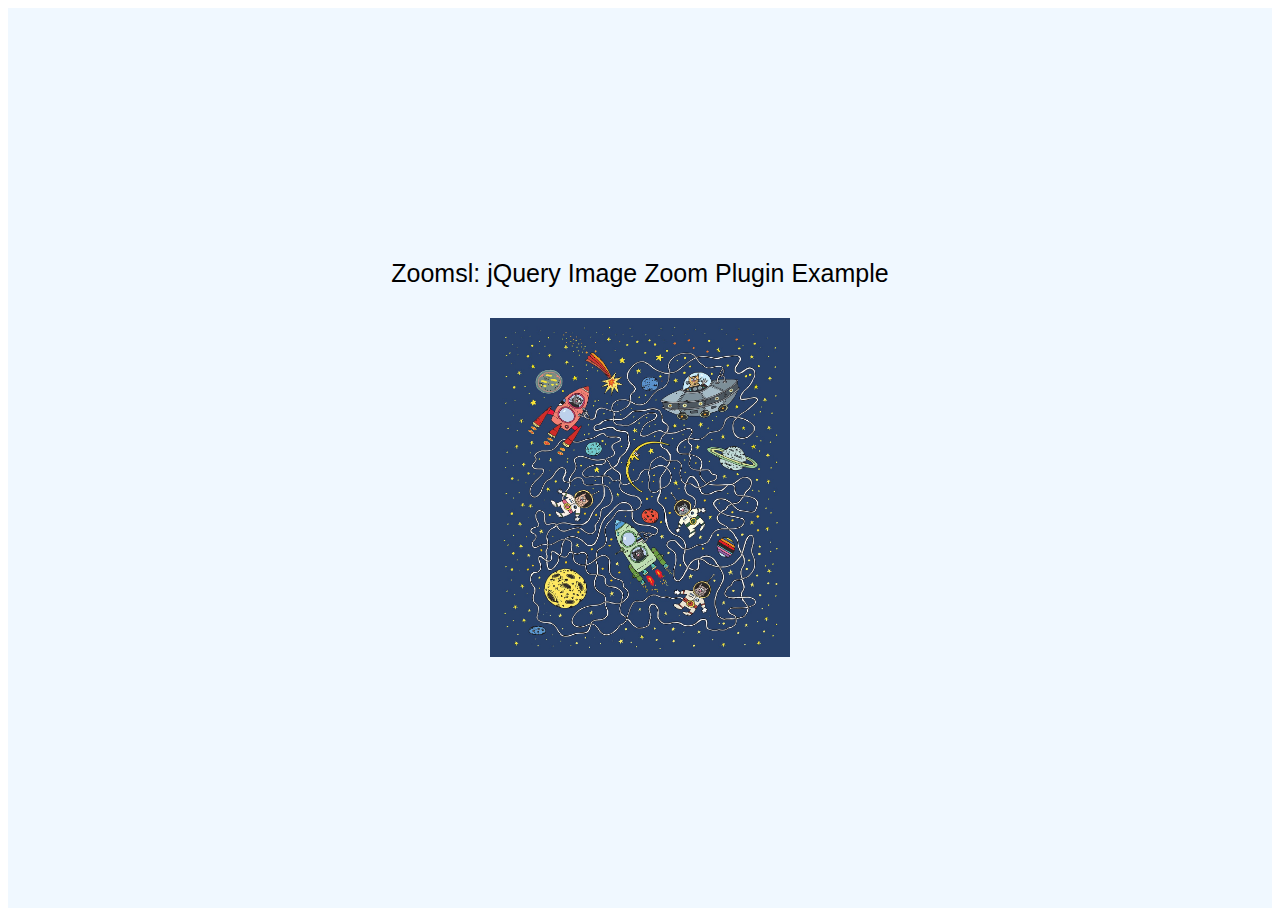
<file: bonanza-project/Stylish-Magnifying-Glass-Plugin-SergeLand-Image-Zoomer/Stylish-Magnifying-Glass-Plugin-SergeLand-Image-Zoomer/demo/index.html>
<!DOCTYPE html>
<html lang="ru">

<head>
    <meta charset="UTF-8">
    <meta name="viewport" content="width=device-width, initial-scale=1.0">
    <meta http-equiv="X-UA-Compatible" content="ie=edge">
    <title>Zoomsl: jQuery Image Zoom Plugin Example</title>
    <link rel="stylesheet" href="https://necolas.github.io/normalize.css/8.0.1/normalize.css">
    <link rel="stylesheet" href="./assets/style.css">
</head>

<body>
    <div class="wrapper">
        <div class="block">
            <div class="block__title">Zoomsl: jQuery Image Zoom Plugin Example</div>
            <img src="./assets/pic.jpg" alt="Image To Zoom" class="block__pic" data-title="Red Valentino" data-help="Используйте колесико мыши для Zoom +/-">
        </div>
    </div>

    <script src="https://code.jquery.com/jquery-3.4.0.min.js" integrity="sha384-JUMjoW8OzDJw4oFpWIB2Bu/c6768ObEthBMVSiIx4ruBIEdyNSUQAjJNFqT5pnJ6" crossorigin="anonymous"></script>
    <script src="./assets/zoomsl.js"></script>
    <script src="./assets/script.js"></script>
</body>

</html>
</file>
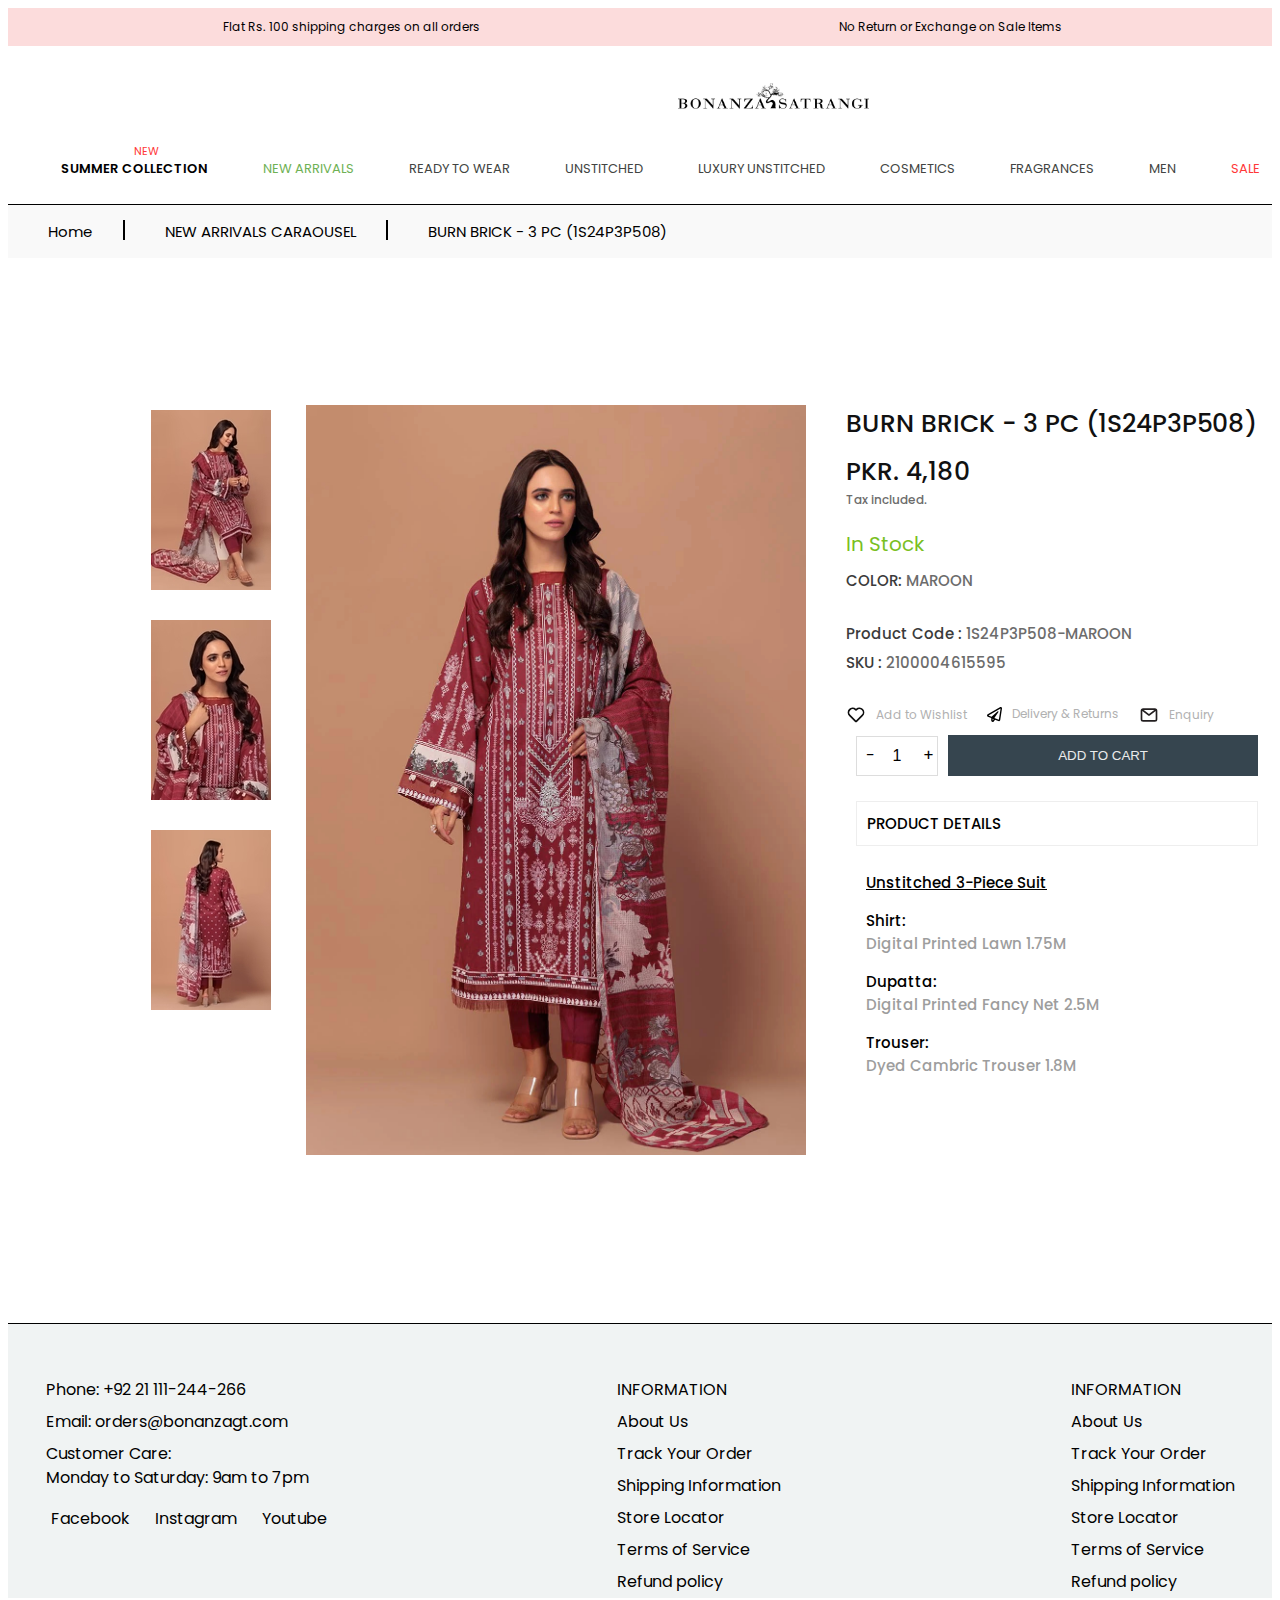
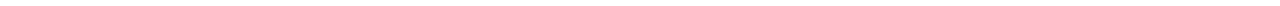
<file: bonanza-project/html/dress.html>
<!DOCTYPE html>
<html lang="en">
<head>
  <meta charset="UTF-8">
  <meta name="viewport" content="width=device-width, initial-scale=1.0">
  <title>dress</title>
  <link rel="stylesheet" href="../css/font.css">
  <link rel="stylesheet" href="https://cdnjs.cloudflare.com/ajax/libs/font-awesome/6.5.2/css/all.min.css" integrity="sha512-SnH5WK+bZxgPHs44uWIX+LLJAJ9/2PkPKZ5QiAj6Ta86w+fsb2TkcmfRyVX3pBnMFcV7oQPJkl9QevSCWr3W6A==" crossorigin="anonymous" referrerpolicy="no-referrer" />
  <link rel="stylesheet" href="../css/header.css">
  <link rel="stylesheet" href="../css/open-cart.css">
  <link rel="stylesheet" href="../css/dress.css">
  <link rel="stylesheet" href="../css/lower-menu.css">
  <link rel="stylesheet" href="../css/dress-dis.css">
  <link rel="stylesheet" href="../css/product-quantity-counter.css">
  <link rel="stylesheet" href="../css/product-details.css">
  <link rel="stylesheet" href="../css/footer.css">
  <link rel="stylesheet" href="../css/footer-position.css">
</head>
<body>
  <div class="main-dress-div">
    <!--header-->
    <div class="fix-head" id="header">
      <header class="header1">  
        <span class="header-title1">
          <i class="fa-solid fa-paper-plane icon"></i>Flat Rs. 100 shipping charges on all orders</span> 
          <span class="header-title2">No Return or Exchange on Sale Items</span>
      </header> 
  
      <div class="fix-header">
       <div class="logo-menu-div">
        <div>
          <header > <a href="#"><img class="logo " src="../images/logo.jpg"></a> </header>
        </div>
        <!--add to cart side nav-->
        <div id="mySidenav" class="sidenav">
          <a href="javascript:void(0)" class="closebtn" onclick="closeNav()">&times;</a>
          <a>Your cart</a>
        </div>
  
        <div class="menu-icon">
          <i class="fa-solid fa-truck"></i>
          <i class="fa-solid fa-magnifying-glass"></i>
          <a href="../html/login-register.html"><i class="fa-solid fa-user"></i></a>  
          <i class="fa-regular fa-heart"></i>
          <i class="fa-solid fa-cart-shopping" onclick="openCart()"></i>
          <span class="cart-item-num">0</span>
        </div>
      </div>
      <div class="menu">
        <div class="menu-style">
          <ul class="new">
            <li><a href="#" class="summer-collection-menu">SUMMER COLLECTION</a></li>
            <li > <a href="#" class="new1">NEW</a> </li>
          </ul>
        </div>
        <div class="menu-style">
          <ul>
            <li> <a href="#" class="new-arrival-menu">NEW ARRIVALS</a> </li>
          </ul>
        </div>
        <div class="menu-style">
          <ul>
            <li> <a href="#" class="ready-un-lu-com-fra-men-menu">READY TO WEAR</a> </li>
          </ul>
        </div>
        <div class="menu-style">
          <ul>
            <li> <a href="#" class="ready-un-lu-com-fra-men-menu">UNSTITCHED</a> </li>
          </ul>
        </div>
        <div class="menu-style">
          <ul>
            <li> <a href="#" class="ready-un-lu-com-fra-men-menu">LUXURY UNSTITCHED</a> </li>
          </ul>
        </div>
        <div class="menu-style">
          <ul>
            <li> <a href="#" class="ready-un-lu-com-fra-men-menu">COSMETICS</a> </li>
          </ul>
        </div>
        <div class="menu-style">
          <ul>
            <li> <a href="#" class="ready-un-lu-com-fra-men-menu">FRAGRANCES</a> </li>
          </ul>
        </div>
        <div class="menu-style">
          <ul>
            <li> <a href="#" class="ready-un-lu-com-fra-men-menu">MEN</a> </li>
          </ul>
        </div>
        <div class="menu-style">
          <ul>
            <li> <a href="#" class="sale-menu"> SALE</a></li>
          </ul>
        </div>
      </div>  
      </div>
    </div>
    <!--lower menu-->
    <div class="menu2">
      <div class="menu-lower">
        <ul class="">
          <li><a href="../index.html" class="home">Home</a></li>
        </ul>
      </div>
      <div class="line"></div>
      <div class="menu-lower">
        <ul class="">
          <li><a href="../index.html" class="home"> NEW ARRIVALS CARAOUSEL</a></li>
        </ul>
      </div>
      <div class="line"></div>
      <div class="menu-lower">
        <ul class="">
          <li><a>BURN BRICK - 3 PC (1S24P3P508)</a></li>
        </ul>
      </div>
    </div>
    <!--main product img-->
    <div class="product-img-dis">
    <div class="img-gallery">
      <ul class="thumb">
        <li><a href="#" data-img="../images/img1.jpg" target="imgBox"><img src="../images/thumb1.jpg"></a></li>
        <li><a href="#" data-img="../images/img2.jpg" target="imgBox"><img src="../images/thumb2.jpg"></a></li>
        <li><a href="#" data-img="../images/img3.jpg" target="imgBox"><img src="../images/thumb3.jpg"></a></li>
        
      </ul>
      <div class="imgBox"><img src="../images/img.jpg" class="img-size" id="zoom"></div>
      <!--dress dis-->
      <div class="right-div-dis">
       <div class="top">
        <div class="product-info">
          <span class="product-name">BURN BRICK - 3 PC (1S24P3P508)</span>
          <span class="product-price">PKR. 4,180</span>
          <span class="product-tax">Tax included.</span>
          <span class="product-stock">In Stock</span>
          <span class="product-color">COLOR: <span class="product-color-maroon">MAROON</span></span>
          <span class="product-code">Product Code : <span class="product-code-part">1S24P3P508-MAROON</span> </span>
          <span class="product-sku">SKU : <span class="product-sku-part">2100004615595</span> </span>
          <!--icon-->
          <div class="icon-div">
            <div class="heart-icon">
              <a class="same-line" href="#"><img src="../images/heart.svg" alt="img" class="heart-icon-img"><span class="add-to-wishlist">Add to Wishlist</span></a> 
           </div>
           <div class="plane-icon">
            <a class="same-line" href="#"><img src="../images/paper-plane.svg" alt="img" class="plane-icon-img"><span class="add-to-wishlist">Delivery & Returns</span></a> 
         </div>
         <div class="enq-icon">
          <a class="same-line" href="#"><img src="../images/email-outline.svg" alt="img" class="enq-icon-img"><span class="add-to-wishlist"> Enquiry</span></a> 
         </div>
          </div>
          <!--counter and button-->
          <div class="counter-button">
            <div class="quantity-container">
              <a class="quantity-btn" id="decrease-btn">-</a>
              <input type="text" id="quantity-input" value="1" readonly>
              <a class="quantity-btn1" id="increase-btn">+</a>
              <div class="add-to-cart">
                <button class="add-to-cart-button">add to cart</button>
              </div>
          </div>
          </div>
          <!--product details-->
          <div class="product-details-div">
             <div class="product-details">
                <span>product details</span><i class="fa-solid fa-angle-up"></i>
             </div>
             <div class="product-details1">
                <span class="unstitched">Unstitched 3-Piece Suit</span>
                <span class="shirt">Shirt: <span class="digital">Digital Printed Lawn 1.75M</span> </span>
                <span class="dupatta">Dupatta: <span class="fancy">Digital Printed Fancy Net 2.5M</span></span>
                <span class="trouser">Trouser: <span class="dyed">Dyed Cambric Trouser 1.8M</span> </span>
             </div>
          </div> 
        </div>
       </div>
      </div>
    </div>
    </div>
    <!--footer-->
    <div class="footer-position">
      <div class="footer">
        <footer class="foot">
         <!--left div-->
         <div class="above-foot">
           <div class="footer-col div1">
             <div class="footer-col-inner1">
                  <span class="Phone">Phone: +92 21 111-244-266</span>
                 <span class="Email">Email: orders@bonanzagt.com</span>
                 <span class="Customer">Customer Care:</span>
                 <span class="Monday"> Monday to Saturday: 9am to 7pm</span>     
             </div>
             <div class="social-icons">
               <i class="fa-brands fa-facebook-f"></i> <span class="fb">Facebook</span>
               <i class="fa-brands fa-square-instagram"></i> <span class="insta">Instagram</span>
               <i class="fa-brands fa-youtube"></i> <span class="youtube">Youtube</span>
             </div>
          </div>
          <!--mid-div-->
          <div class="footer-col div2">
           <div class="footer-col-inner1">
                <span class="Phone">INFORMATION</span>
               <span class="Email"><a href="#">About Us</a></span>
               <span class="Customer"><a href="#">Track Your Order</a></span>
               <span class="shipping"><a href="#">Shipping Information</a></span>   
               <span class="store"><a href="#">Store Locator </a></span> 
               <span class="terms"><a href="#">Terms of Service</a></span> 
               <span class="refund"><a href="#">Refund policy</a></span> 
           </div>
        </div>
        <!--right div-->
        <div class="footer-col">
         <div class="footer-col-inner1">
              <span class="Phone">INFORMATION</span>
             <span class="Email"><a href="#">About Us</a></span>
             <span class="Customer"><a href="#">Track Your Order</a></span>
             <span class="shipping"><a href="#">Shipping Information</a></span>   
             <span class="store"><a href="#">Store Locator </a></span> 
             <span class="terms"><a href="#">Terms of Service</a></span> 
             <span class="refund"><a href="#">Refund policy</a></span> 
         </div>
      </div>
         </div>
            
        <!--row-foot-->
        </footer>
   </div>
    </div>
    
  </div>
  <script src="https://cdnjs.cloudflare.com/ajax/libs/jquery/3.7.1/jquery.min.js"></script>
    <script src="../js/open-cart.js"></script>
    <script src="../js/dress-img-slider.js"></script>
    <script src="../js/counter-button.js"></script>
    <script src="../Stylish-Magnifying-Glass-Plugin-SergeLand-Image-Zoomer/Stylish-Magnifying-Glass-Plugin-SergeLand-Image-Zoomer/zoomsl.js"></script>
</body>
</html>
</file>
<file: bonanza-project/Stylish-Magnifying-Glass-Plugin-SergeLand-Image-Zoomer/Stylish-Magnifying-Glass-Plugin-SergeLand-Image-Zoomer/demo/assets/style.css>
* {
    box-sizing: border-box;
}

.wrapper {
    min-height: 100vh;
}

.block {
    display: flex;
    justify-content: center;
    align-items: center;
    width: 100%;
    min-height: 100vh;
    padding: 50px;
    flex-direction: column;

    background-color: aliceblue;
}

.block__pic {
    width: 300px;
}

.block__title {
    margin-bottom: 30px;

    font-family: 'Roboto', sans-serif;
    font-weight: 400;
    font-size: 25px;
}
</file>
<file: bonanza-project/css/font.css>
@import url('https://fonts.googleapis.com/css2?family=Poppins:ital,wght@0,100;0,200;0,300;0,400;0,500;0,600;0,700;0,800;0,900;1,100;1,200;1,300;1,400;1,500;1,600;1,700;1,800;1,900&display=swap');

body {
  font-family: "Poppins", sans-serif;
}
</file>
<file: bonanza-project/css/header.css>
.header1 {
  display: flex;
  flex: 1;
  background-color: #FCDCDC;
  justify-content: space-between;
  padding: 10px;
}

.fix-head {
  margin-bottom: 12px;
}

.header-title1 {
padding-left: 200px;
}

.header-title1, .header-title2 {
  font-size: 12px;
}

.header-title2 {
  padding-right: 200px;
}

.icon {
  padding-right: 5px;
  font-size: 10px;
}

.logo-menu-div {
  display: flex;
  justify-content: space-between;
  
}

.logo {
  display: flex;
  max-width: 250px; 
  max-height: 100px;
  padding-left: 670px;
}

.menu-icon {
  display: flex;
  gap: 20px;
  margin-right: 40px;
  position: relative;
}

.menu-icon:hover {
  cursor: pointer;
}

.fa-truck, .fa-magnifying-glass, .fa-user, .fa-heart, .fa-cart-shopping {
  display: flex;
  padding-top: 50px;
}

.cart-item-num {
  display: flex;
  background-color: black;
  color: white;
  margin-bottom: 100px;
  padding: 5px;
  font-size: 10px;
  font-weight: bold;
  border-style: solid;
  border-radius: 50px;
  position: absolute;
  top: 25px;
  left: 155px;
}

.menu {
  display: flex;
  gap: 15px;
  justify-content: center;

}

.menu-style {
  font-size: 13px;
}

.new {
  position: relative;
}

.new1 {
  position: absolute;
  font-size: 11px;
  bottom: 19px;
  left: 113px;
  animation: blinker 1s linear infinite;
  color: #FF3839;
}

@keyframes blinker {
  50% {
    opacity: 0;
  }
}

ul {
  list-style: none;
}

a {
  text-decoration: none;
}

.summer-collection-menu {
  color: black;
  font-weight: 550;
}

.summer-collection-menu:hover {
  color: #4290AA;
}

.new-arrival-menu {
  color: #6FB155;
}

.ready-un-lu-com-fra-men-menu {
  color: #424542;
}

.sale-menu {
  color: #FF3839;
}
</file>
<file: bonanza-project/css/open-cart.css>
.sidenav {
  height: 100%;
  width: 0;
  position: fixed;
  z-index: 1;
  top: 0;
  right: 0;
  background-color: #FFFFFF;
  overflow-x: hidden;
  transition: 0.3s;
}

.sidenav a {
  padding: 10px 8px 32px;
  text-decoration: none;
  font-size: 20px;
  color: black;
  display: block;
  transition: 0.3s;
}

.sidenav:hover {
  color: #f1f1f1;
}

.sidenav .closebtn {
  position: absolute;
  top: 0;
  right: 25px;
  font-size: 36px;
  margin-left: 50px;
}
</file>
<file: bonanza-project/css/dress.css>
.product-img-dis {
  display: flex;
  flex-direction: column;
}
.main-dress-div {
  display: flex;
  flex-direction: column;
}

.product-img {
  display: flex;
}

.img-gallery {
  display: flex;
  position: absolute;
  top: 80%;
  left: 20%;
  transform: translate(-50%, -50%);
}

.thumb {
  display: flex;
  flex-direction: column;
}

ul.thumb {
  margin: 0 auto;
  padding: 0;
  float: left;
}

ul.thumb li {
  list-style: none;
  margin: 5px;
  width: 150px;
  height: 200px;
  
  overflow: hidden;
} 

.imgBox {
  float: left;
  width: 60px;
  height: 60px;
}

.img-size {
  width: 500px;
}
</file>
<file: bonanza-project/css/lower-menu.css>
.menu2 {
  display: flex;
  background-color: #F9F9F9;
  border-style: solid;
  border-left: 0;
  border-right: 0;
 border-bottom: 0;
 border-width: 1px;
 
}

.menu-lower {
  display: flex;
  font-size: 15px;
}

.home {
  color: black;
}

.home:hover {
  color: grey;
}



.line {
  border-left: 2px solid black;
  margin-left: 30px;
  height: 20px;
  margin-top: 15px;
}
</file>
<file: bonanza-project/css/dress-dis.css>
.right-div-dis {
  display: flex;
  flex: 1;
  position: absolute;
  left: 700px;
  width: 600px;

}

.top {
  display: flex;
  flex-direction: column;
  flex-wrap: wrap;
  
}

.BURN-brick {
  display: flex;
}



.product-name {
  display: block;
  margin-bottom: 10px; 
  font-size: 25px;
  font-weight: 500;
  color: #111111 ;
}

.product-price {
  display: block;
  font-size: 25px;
  font-weight: 500;
  color: #111111 ;
}

.product-tax {
  display: block;
  margin-bottom: 20px; 
  color: #6C6C6C;
  font-size: 12px;
  font-weight: 500;
}

.product-stock {
  display: block;
  margin-bottom: 10px; 
  color: #7ABF22;
  font-size: 20px;
}

.product-color {
  display: block;
  margin-bottom: 30px;  
  color: #3B3B3B;
  font-weight: 500;
  font-size: 15px;
}

.product-color-maroon {
  color:#6C6C6C;
  font-size: 15px;
}

.product-code{
  display: block;
  margin-bottom: 5px; 
  color: #3B3B3B;
  font-weight: 500;
  font-size: 15px;
}

.product-code-part {
  color:#6C6C6C;
  font-size: 15px;
}

.product-sku {
  color: #3B3B3B;
  font-weight: 500;
  font-size: 15px;
}

.product-sku-part {
  color:#6C6C6C;
  font-size: 15px;
}

.icon-div {
  display: flex;
  margin-top: 30px;
  gap: 20px;
}
.heart-icon {
  display: flex;
  align-items: center;
  
}

.same-line {
  display: flex;
  align-items: center;
  color: #B1B1B1;
}

.heart-icon-img {
  width: 20px;
}

.add-to-wishlist {
margin-left: 10px;
font-size: 12px;
}

.plane-icon-img {
  width: 15px;
}

.enq-icon-img {
  width: 20px;
}
</file>
<file: bonanza-project/css/product-quantity-counter.css>
.quantity-container {
  display: flex;
  align-items: center;
  position: relative;
  margin-top: 10px;
}

.quantity-btn {
  position: absolute;
  color: black;
  border: none;
  cursor: pointer;
  font-size: 16px;
  left: 20px;
}

.quantity-btn1 {
  position: absolute;
  color: black;
  border: none;
  cursor: pointer;
  font-size: 16px;
  right: 325px;
}

#quantity-input {
  width: 60px;
  text-align: center;
  border: 1px solid #ddd;
  margin: 0 10px;
  font-size: 16px;
  padding: 10px;
}

.add-to-cart {
  display: flex;
  flex: 1;
}

.add-to-cart-button {
  display: flex;
  flex: 1;
  padding: 13px;
  border: none;
  background-color: #36454F;
  color: #EAEBEC;
  justify-content: center;
  text-transform: uppercase;
  cursor: pointer;
}
</file>
<file: bonanza-project/css/product-details.css>
.product-details-div {
  display: flex;
  flex-direction: column;
  gap: 25px;
  flex: 1;
  margin-top: 25px;
  margin-left: 10px;
}

.product-details {
  display: flex;
  flex: 1;
  justify-content: space-between;
  padding: 10px;
  border-style: solid;
  border-width: 1px;
  border-color: #EEEEEE;
  text-transform: uppercase;
  font-size: 15px;
  font-weight: 500;
  color: #000000;
}

.product-details1 {
  display: flex;
  flex: 1;
  
  margin-left: 10px;
  flex-direction: column;
  gap: 15px;
}

.unstitched {
  font-weight: 500;
  font-size: 15px;
  text-decoration: underline;
  color: #000000;
}

.shirt, .dupatta, .trouser  {
  font-weight: 500;
  font-size: 15px;
  color: #000000;
}

.digital, .fancy, .dyed {
  display: block;
  font-weight: 500;
  font-size: 15px;
  color: #9D9D9D;
}
</file>
<file: bonanza-project/css/footer.css>
.footer {
  display: flex;
  flex: 1;
  margin-top: 60px;
  background-color: #F0F3F3;
  border-style: solid;
  border-bottom: 0;
  border-left: 0;
  border-right: 0;
  border-width: 1px;
  justify-content: space-evenly;
}

.div1 {
  margin-right: 200px;
}

.div2 {
  margin-right: 200px;
}

.above-foot {
  display: flex;
  gap: 90px;
  flex-direction: row;
}

.foot {
  display: flex;
  gap: 90px;
  flex-direction: column;
  
}

.footer-col {
  display: flex;
  flex-direction: column;
  margin-top: 50px;
}

.footer-col-inner1, .Phone, .Email, .Customer, .Monday, .store, .terms, .refund, .shipping {
  display: block;
  line-height: 2;
}



.Monday {
  line-height: 1;
}

.social-icons {
  display: flex;
  margin-top: 20px;
}

.fb {
  display: flex;
  margin-left: 5px;
}

.fa-square-instagram {
  margin-left: 20px;
}

.insta {
  margin-left: 5px;
}

.fa-youtube {
  margin-left: 20px;
}

.youtube {
  margin-left: 5px;
}

a {
  color: black;
}

.line {
display: flex;
 flex-direction: column;
}

.line1 {
  display: flex;
  flex: 1;
  border-style: solid;
  width: 100%;
  
}

hr {
  border: none;
  border-top: 1.6px dotted black;
 
}
</file>
<file: bonanza-project/css/footer-position.css>
.footer-position {
  display: flex;
  margin-top: 1005px;
}
</file>
